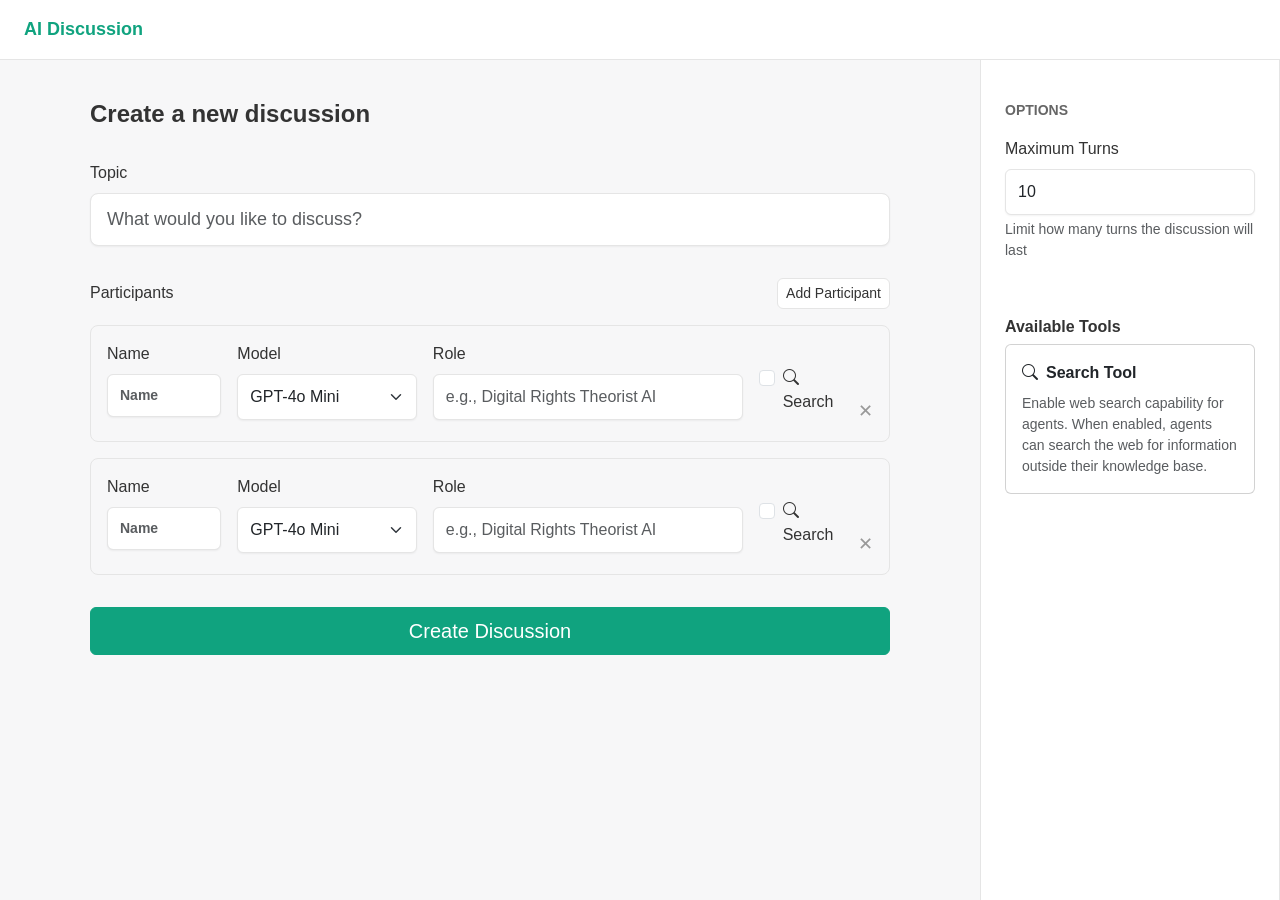
<file: templates/index.html>
<!DOCTYPE html>
<html lang="en">
<head>
    <meta charset="UTF-8">
    <meta name="viewport" content="width=device-width, initial-scale=1.0">
    <title>AI Discussion</title>
    <link href="https://cdn.jsdelivr.net/npm/bootstrap@5.3.0-alpha1/dist/css/bootstrap.min.css" rel="stylesheet">
    <link href="https://cdn.jsdelivr.net/npm/bootstrap-icons@1.11.0/font/bootstrap-icons.css" rel="stylesheet">
    <link rel="stylesheet" href="/static/styles.css">
    <style>
        body {
            background-color: var(--bg-color);
            height: 100vh;
            margin: 0;
            padding: 0;
            display: flex;
            flex-direction: column;
        }
        
        .header {
            padding: 16px 24px;
            border-bottom: 1px solid var(--border-color);
            background-color: var(--card-bg);
        }
        
        .header-title {
            font-size: 18px;
            font-weight: 600;
            color: var(--primary-color);
        }
        
        .main-content {
            flex: 1;
            display: flex;
            padding: 0;
            overflow: hidden;
        }
        
        .setup-container {
            flex: 1;
            padding: 40px;
            display: flex;
            flex-direction: column;
            overflow-y: auto;
        }
        
        .setup-form {
            max-width: 800px;
            margin: 0 auto;
            width: 100%;
        }
        
        .sidebar {
            width: 300px;
            background-color: var(--card-bg);
            border-left: 1px solid var(--border-color);
            padding: 40px 24px;
            overflow-y: auto;
        }
        
        .form-section {
            margin-bottom: 32px;
        }
        
        .agent-row {
            background-color: var(--bg-color);
            padding: 16px;
            border-radius: 8px;
            margin-bottom: 16px;
            border: 1px solid var(--border-color);
        }
        
        .page-title {
            font-size: 24px;
            font-weight: 600;
            margin-bottom: 32px;
            color: var(--text-color);
        }
        
        .section-title {
            font-size: 14px;
            font-weight: 600;
            margin-bottom: 16px;
            color: var(--muted-text);
            text-transform: uppercase;
        }
        
        .topic-input {
            font-size: 18px;
            padding: 12px 16px;
            border-radius: 8px;
        }
        
        @media (max-width: 768px) {
            .main-content {
                flex-direction: column;
            }
            
            .sidebar {
                width: 100%;
                border-left: none;
                border-top: 1px solid var(--border-color);
                padding: 24px;
            }
        }
    </style>
</head>
<body>
    <div class="header">
        <div class="header-title">AI Discussion</div>
    </div>
    
    <div class="main-content">
        <div class="setup-container">
            <div class="setup-form">
                <h1 class="page-title">Create a new discussion</h1>
                
                <form id="chatroomForm">
                    <div class="form-section">
                        <label for="topicTitle" class="form-label">Topic</label>
                        <input type="text" class="form-control form-control-lg topic-input" id="topicTitle" required placeholder="What would you like to discuss?">
                    </div>
                    
                    <div class="form-section">
                        <div class="d-flex justify-content-between align-items-center mb-3">
                            <label class="form-label mb-0">Participants</label>
                            <button type="button" class="btn btn-sm btn-outline-secondary" id="addAgentBtn">
                                Add Participant
                            </button>
                        </div>
                        <div id="agentsList">
                            <!-- Agent entries will be added here -->
                        </div>
                    </div>
                    
                    <div class="d-grid mt-4">
                        <button type="submit" class="btn btn-primary btn-lg">Create Discussion</button>
                    </div>
                </form>
            </div>
        </div>
        
        <div class="sidebar">
            <div class="section-title">Options</div>
            
            <div class="form-section">
                <label for="maxTurns" class="form-label">Maximum Turns</label>
                <input type="number" class="form-control" id="maxTurns" min="1" max="20" value="10">
                <div class="form-text">Limit how many turns the discussion will last</div>
            </div>
            
            <div class="form-section mt-4">
                <h6 class="mb-2">Available Tools</h6>
                <div class="card p-3 mb-2">
                    <div class="d-flex align-items-center mb-2">
                        <i class="bi bi-search me-2"></i>
                        <strong>Search Tool</strong>
                    </div>
                    <p class="mb-0 small text-muted">
                        Enable web search capability for agents. When enabled, agents can search the web for information outside their knowledge base.
                    </p>
                </div>
            </div>
        </div>
    </div>

    <!-- Agent Template (Hidden) -->
    <template id="agentTemplate">
        <div class="agent-row">
            <div class="row g-3">
                <div class="col-md-2">
                    <label class="form-label">Name</label>
                    <input type="text" class="form-control agent-name" required placeholder="Name">
                </div>
                <div class="col-md-3">
                    <label class="form-label">Model</label>
                    <select class="form-select agent-model" required>
                        <optgroup label="OpenAI Models">
                            <option value="gpt-4o-mini">GPT-4o Mini</option>
                            <option value="gpt-4o">GPT-4o</option>
                        </optgroup>
                        <optgroup label="Gemini Models">
                            <option value="gemini-2.5-flash-preview-04-17">Gemini 2.5 Flash Preview</option>
                            <option value="gemini-1.5-pro">Gemini 1.5 Pro</option>
                        </optgroup>
                    </select>
                </div>
                <div class="col-md-5">
                    <label class="form-label">Role</label>
                    <input type="text" class="form-control agent-role" required placeholder="e.g., Digital Rights Theorist AI">
                </div>
                <div class="col-md-1">
                    <div class="form-check mt-4">
                        <input class="form-check-input agent-search-tool" type="checkbox" value="">
                        <label class="form-check-label" title="Enable web search capability">
                            <i class="bi bi-search"></i> Search
                        </label>
                    </div>
                </div>
                <div class="col-md-1 d-flex align-items-end justify-content-end">
                    <span class="remove-agent">✕</span>
                </div>
            </div>
        </div>
    </template>

    <script>
        document.addEventListener('DOMContentLoaded', function() {
            const agentsList = document.getElementById('agentsList');
            const addAgentBtn = document.getElementById('addAgentBtn');
            const agentTemplate = document.getElementById('agentTemplate');
            const chatroomForm = document.getElementById('chatroomForm');
            
            // Add initial agents
            addAgent();
            addAgent();
            
            // Add agent button click handler
            addAgentBtn.addEventListener('click', addAgent);
            
            // Form submission
            chatroomForm.addEventListener('submit', function(e) {
                e.preventDefault();
                createChatroom();
            });
            
            function addAgent() {
                const agentNode = agentTemplate.content.cloneNode(true);
                const removeBtn = agentNode.querySelector('.remove-agent');
                
                removeBtn.addEventListener('click', function() {
                    if (agentsList.children.length > 2) {
                        this.closest('.agent-row').remove();
                    } else {
                        alert('At least 2 participants are required for a discussion.');
                    }
                });
                
                agentsList.appendChild(agentNode);
            }
            
            function createChatroom() {
                const topicTitle = document.getElementById('topicTitle').value;
                const maxTurns = document.getElementById('maxTurns').value;
                
                // Collect agent data
                const agents = [];
                const agentRows = document.querySelectorAll('.agent-row');
                
                agentRows.forEach(row => {
                    agents.push({
                        name: row.querySelector('.agent-name').value,
                        model_type: row.querySelector('.agent-model').value,
                        role: row.querySelector('.agent-role').value,
                        use_search_tool: row.querySelector('.agent-search-tool').checked
                    });
                });
                
                // Create chatroom configuration
                const chatroomConfig = {
                    topic: {
                        title: topicTitle
                    },
                    agents: agents,
                    max_turns: parseInt(maxTurns)
                };
                
                // Send request to create chatroom
                fetch('/api/chatroom/create', {
                    method: 'POST',
                    headers: {
                        'Content-Type': 'application/json'
                    },
                    body: JSON.stringify(chatroomConfig)
                })
                .then(response => response.json())
                .then(data => {
                    if (data.error) {
                        alert('Error: ' + data.error);
                    } else {
                        window.location.href = '/chatroom/' + data.chatroom_id;
                    }
                })
                .catch(error => {
                    console.error('Error:', error);
                    alert('An error occurred while creating the chatroom.');
                });
            }
        });
    </script>
</body>
</html>
</file>
<file: static/styles.css>
/* Common styles for AI Discussion application */

:root {
  --primary-color: #10a37f;
  --primary-hover: #0e8f73;
  --bg-color: #f7f7f8;
  --text-color: #333;
  --border-color: #e5e5e5;
  --card-bg: #ffffff;
  --system-message-bg: #f7f7f8;
  --muted-text: #666;
  --light-text: #999;
  
  /* Agent colors - for reference */
  --agent-color-0: rgb(16, 163, 127);
  --agent-color-1: rgb(100, 116, 228);
  --agent-color-2: rgb(246, 124, 96);
  --agent-color-3: rgb(86, 178, 212);
  --agent-color-4: rgb(222, 165, 75);
  --agent-color-5: rgb(172, 122, 226);
}

/* Base styles */
body {
  font-family: -apple-system, BlinkMacSystemFont, 'Segoe UI', Roboto, Helvetica, Arial, sans-serif;
  color: var(--text-color);
  margin: 0;
  padding: 0;
  height: 100vh;
  display: flex;
  flex-direction: column;
}

/* Typography */
h1, h2, h3, h4, h5, h6 {
  font-weight: 600;
}

.form-label {
  font-weight: 500;
  margin-bottom: 8px;
  color: var(--text-color);
}

/* Buttons */
.btn {
  border-radius: 6px;
  font-weight: 500;
  transition: all 0.15s ease;
}

.btn-primary {
  background-color: var(--primary-color);
  border-color: var(--primary-color);
}

.btn-primary:hover {
  background-color: var(--primary-hover);
  border-color: var(--primary-hover);
}

.btn-outline-secondary {
  color: var(--text-color);
  border-color: var(--border-color);
  background-color: var(--card-bg);
}

.btn-outline-secondary:hover {
  background-color: #f5f5f5;
  border-color: #d0d0d0;
  color: var(--text-color);
}

/* Form elements */
.form-control, .form-select {
  border-radius: 6px;
  border: 1px solid var(--border-color);
  padding: 10px 12px;
  box-shadow: 0 1px 2px rgba(0,0,0,0.05);
}

.form-control:focus, .form-select:focus {
  border-color: var(--text-color);
  box-shadow: 0 0 0 2px rgba(51, 51, 51, 0.1);
}

/* Layout */
.sidebar {
  width: 260px;
  background-color: var(--bg-color);
  border-right: 1px solid var(--border-color);
  display: flex;
  flex-direction: column;
  overflow-y: auto;
}

.chat-page .sidebar {
  position: fixed;
  left: 0;
  top: 0;
  height: 100vh;
  z-index: 100;
}

.chat-page .main-content {
  margin-left: 260px;
  width: calc(100% - 260px);
}

.header, .sidebar-header {
  padding: 16px;
  border-bottom: 1px solid var(--border-color);
}

.header-title, .sidebar-title {
  font-size: 18px;
  font-weight: 600;
  color: var(--primary-color);
}

/* Message styling */
.message-content {
  line-height: 1.6;
  font-size: 16px;
}

.message-group {
  transition: opacity 0.3s ease;
  padding: 16px 15%;
  position: relative;
}

.agent-name {
  font-weight: 600;
  font-size: 14px;
  margin-bottom: 8px;
}

/* Agent name colors */
.name-color-0 { color: var(--agent-color-0); }
.name-color-1 { color: var(--agent-color-1); }
.name-color-2 { color: var(--agent-color-2); }
.name-color-3 { color: var(--agent-color-3); }
.name-color-4 { color: var(--agent-color-4); }
.name-color-5 { color: var(--agent-color-5); }

.timestamp {
  font-size: 12px;
  color: var(--light-text);
  margin-top: 8px;
  text-align: right;
}

.remove-agent {
  cursor: pointer;
  color: var(--light-text);
  font-size: 1.1em;
  transition: color 0.2s ease;
}

.remove-agent:hover {
  color: var(--text-color);
}

/* Agent row styling */
.agent-row {
  background-color: var(--bg-color);
  padding: 16px;
  border-radius: 8px;
  margin-bottom: 16px;
  border: 1px solid var(--border-color);
}

/* Participant styling */
.participant {
  padding: 10px;
  margin-bottom: 10px;
  border-radius: 6px;
  background-color: var(--card-bg);
  border-left: 4px solid;
}

/* Animations */
@keyframes fadeIn {
  from { opacity: 0; }
  to { opacity: 1; }
}

.fade-in {
  animation: fadeIn 0.3s ease-in;
}

/* Streaming effect */
@keyframes blink {
  0%, 100% { opacity: 0; }
  50% { opacity: 1; }
}

.typing-indicator {
  display: inline-block;
  width: 8px;
  height: 8px;
  background-color: var(--primary-color);
  border-radius: 50%;
  margin-left: 4px;
  animation: blink 1s infinite;
}

/* Message Container */
.message-container {
  flex-grow: 1;
  overflow-y: auto;
  padding: 0;
  display: flex;
  flex-direction: column;
  scroll-behavior: smooth;
  height: calc(100vh - 120px); /* Subtract header and footer height */
}

.message-system {
  background-color: var(--system-message-bg);
  padding: 16px 15%;
  border-top: 1px solid var(--border-color);
  border-bottom: 1px solid var(--border-color);
  color: var(--muted-text);
  font-style: italic;
}

/* Border colors for participant list */
.border-color-0 { border-left-color: var(--agent-color-0); }
.border-color-1 { border-left-color: var(--agent-color-1); }
.border-color-2 { border-left-color: var(--agent-color-2); }
.border-color-3 { border-left-color: var(--agent-color-3); }
.border-color-4 { border-left-color: var(--agent-color-4); }
.border-color-5 { border-left-color: var(--agent-color-5); }

/* Responsive adjustments */
@media (max-width: 768px) {
  .sidebar {
    width: 240px;
  }
  
  .chat-page .main-content {
    margin-left: 240px;
    width: calc(100% - 240px);
  }
  
  .message-group {
    padding: 16px 8%;
  }
}

@media (max-width: 576px) {
  body.chat-page {
    display: flex;
    flex-direction: column;
  }
  
  .chat-page .sidebar {
    width: 100%;
    height: auto;
    max-height: 200px;
    position: relative;
  }
  
  .chat-page .main-content {
    margin-left: 0;
    width: 100%;
    height: calc(100vh - 200px);
  }
  
  .message-group {
    padding: 16px 5%;
  }
}

/* Form Styles */
.form-container {
  max-width: 800px;
  margin: 30px auto;
  padding: 0 15px;
}

.card-header {
  background-color: var(--card-bg);
  border-bottom: 1px solid var(--border-color);
  padding: 16px;
}

.card-body {
  padding: 16px;
}

.status-bar {
  padding: 8px 16px;
  background-color: var(--bg-color);
  border-top: 1px solid var(--border-color);
  color: var(--muted-text);
  font-size: 14px;
}
</file>
